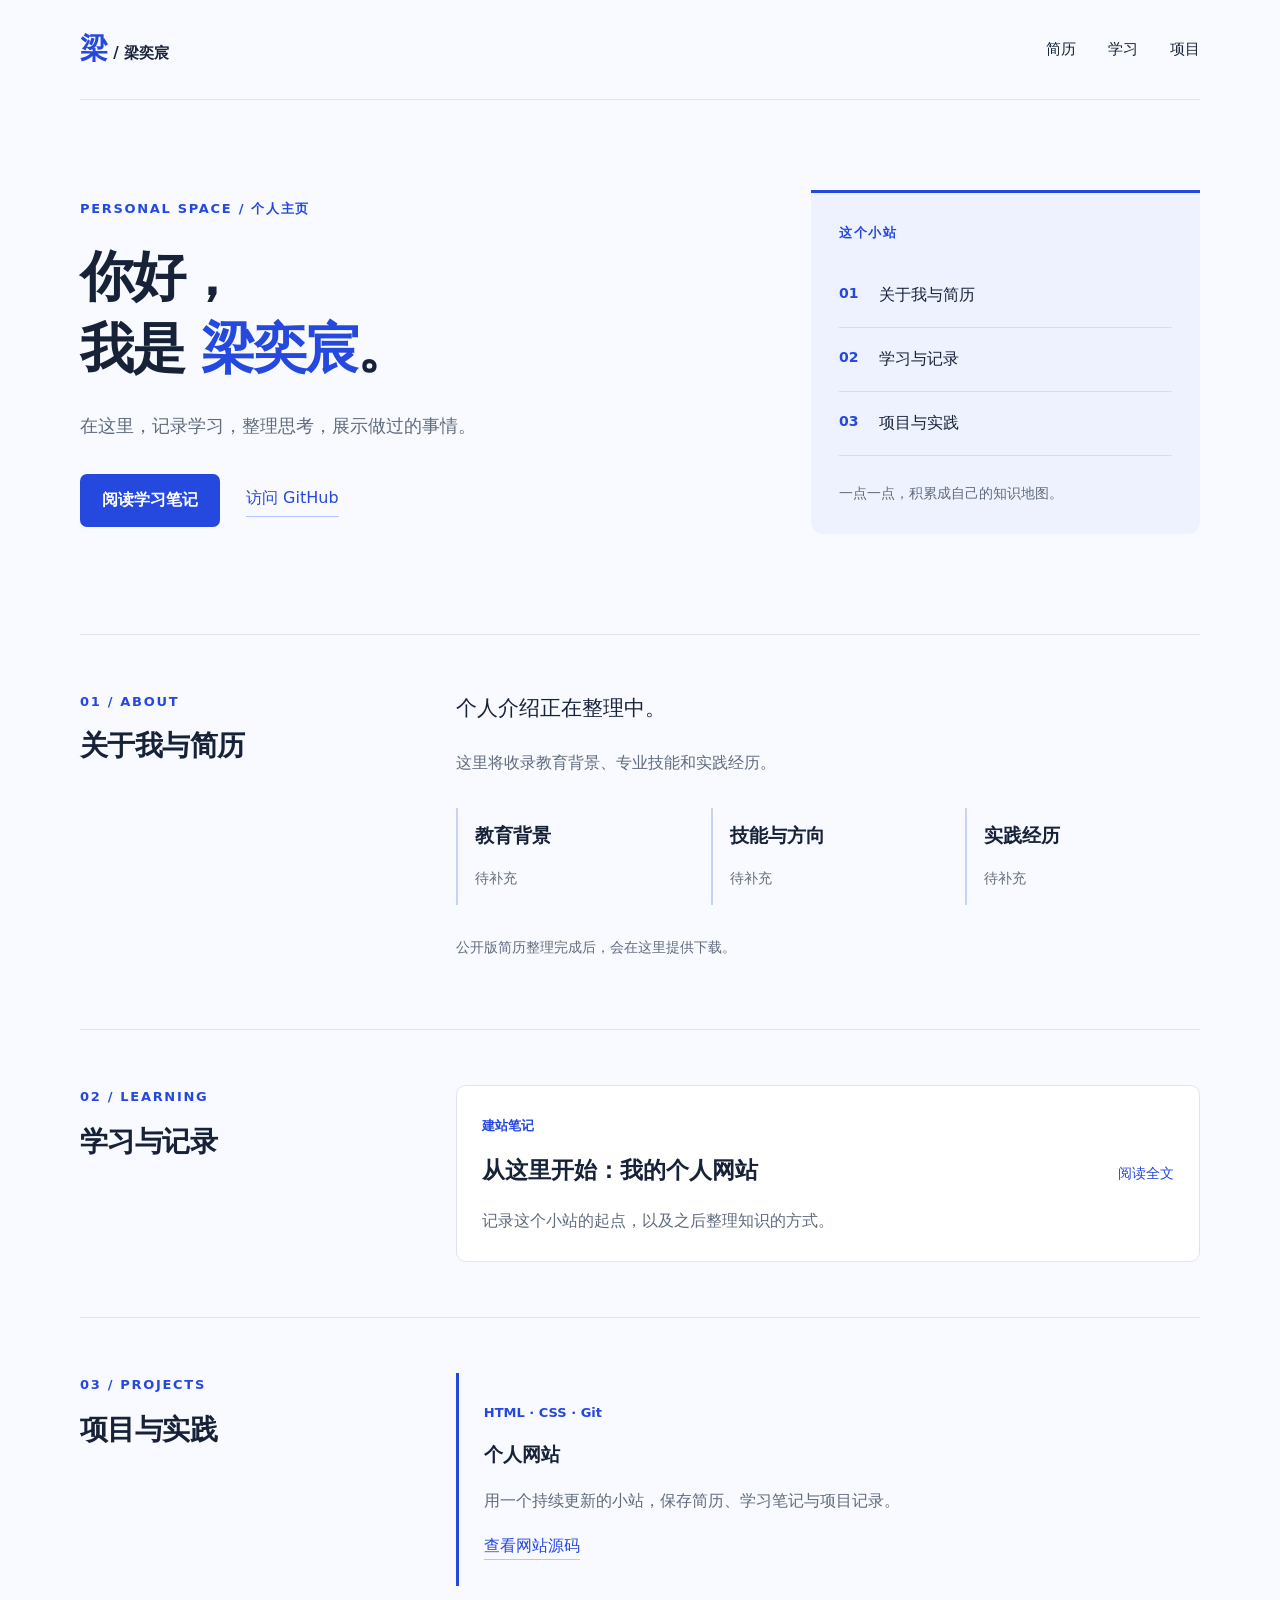
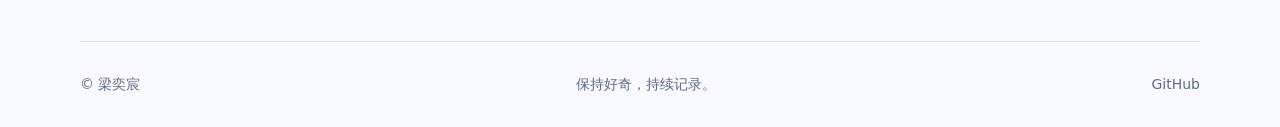
<file: index.html>
<!doctype html>
<html lang="zh-CN">
<head>
  <meta charset="utf-8">
  <meta name="viewport" content="width=device-width, initial-scale=1">
  <!-- 浏览器标签页的标题和搜索结果摘要：可以改名字及简介。 -->
  <title>梁奕宸 · 个人主页</title>
  <meta name="description" content="梁奕宸的个人主页：简历、学习笔记与项目记录。">
  <!-- 页面样式在 assets/style.css；颜色、字体和间距主要在那里修改。 -->
  <link rel="stylesheet" href="assets/style.css">
  <link rel="icon" href="data:image/svg+xml,%3Csvg xmlns='http://www.w3.org/2000/svg' viewBox='0 0 64 64'%3E%3Crect width='64' height='64' rx='16' fill='%232548de'/%3E%3Ctext x='18' y='46' font-size='42' font-family='sans-serif' fill='white'%3EL%3C/text%3E%3C/svg%3E">
</head>
<body>
<a class="skip" href="#main">跳到正文</a>
<!-- 顶部导航：href="#resume" 等与下方 section 的 id 对应，修改锚点时两处要一致。 -->
<header>
  <a class="brand" href="./">梁<span> / 梁奕宸</span></a>
  <nav aria-label="主导航"><a href="#resume">简历</a><a href="#notes">学习</a><a href="#projects">项目</a></nav>
</header>
<main id="main">
  <!-- 首页介绍：这里修改你的姓名、一句话介绍和按钮文字。GitHub 网址中的用户名要保持正确。 -->
  <section class="hero">
    <div>
      <p class="eyebrow">PERSONAL SPACE / 个人主页</p>
      <h1>你好，<br>我是 <span>梁奕宸</span>。</h1>
      <p class="intro">在这里，记录学习，整理思考，展示做过的事情。</p>
      <div class="actions"><a class="button" href="#notes">阅读学习笔记</a><a class="text-link" href="https://github.com/lllyyyccc357">访问 GitHub</a></div>
    </div>
    <aside class="index" aria-label="网站内容索引">
      <p class="eyebrow">这个小站</p>
      <a href="#resume"><b>01</b><span>关于我与简历</span></a>
      <a href="#notes"><b>02</b><span>学习与记录</span></a>
      <a href="#projects"><b>03</b><span>项目与实践</span></a>
      <p class="small">一点一点，积累成自己的知识地图。</p>
    </aside>
  </section>
  <!-- 简历：把“待补充”改成真实信息；公开 PDF 准备好后，可以在此处添加下载链接。 -->
  <section id="resume" class="section">
    <div class="section-heading"><p class="eyebrow">01 / ABOUT</p><h2>关于我与简历</h2></div>
    <div class="section-content">
      <p class="lead">个人介绍正在整理中。</p>
      <p>这里将收录教育背景、专业技能和实践经历。</p>
      <div class="resume-grid">
        <div><h3>教育背景</h3><p>待补充</p></div>
        <div><h3>技能与方向</h3><p>待补充</p></div>
        <div><h3>实践经历</h3><p>待补充</p></div>
      </div>
      <p class="small">公开版简历整理完成后，会在这里提供下载。</p>
    </div>
  </section>
  <!-- 学习笔记列表：新增笔记时复制一条 class="article" 的链接，并修改 href、标题和简介。 -->
  <section id="notes" class="section">
    <div class="section-heading"><p class="eyebrow">02 / LEARNING</p><h2>学习与记录</h2></div>
    <div class="section-content">
      <a class="article" href="notes/first-note.html">
        <div><span class="tag">建站笔记</span><h3>从这里开始：我的个人网站</h3><p>记录这个小站的起点，以及之后整理知识的方式。</p></div>
        <span class="article-label">阅读全文</span>
      </a>
    </div>
  </section>
  <!-- 项目：修改项目名称、说明和链接；有多个项目时可复制下面的 project 内容块。 -->
  <section id="projects" class="section">
    <div class="section-heading"><p class="eyebrow">03 / PROJECTS</p><h2>项目与实践</h2></div>
    <div class="section-content project">
      <span class="tag">HTML · CSS · Git</span>
      <h3>个人网站</h3>
      <p>用一个持续更新的小站，保存简历、学习笔记与项目记录。</p>
      <a class="text-link" href="https://github.com/lllyyyccc357/lllyyyccc357.github.io">查看网站源码</a>
    </div>
  </section>
</main>
<!-- 页脚：可修改署名和短句。 -->
<footer><span>© 梁奕宸</span><span>保持好奇，持续记录。</span><a href="https://github.com/lllyyyccc357">GitHub</a></footer>
</body>
</html>
</file>
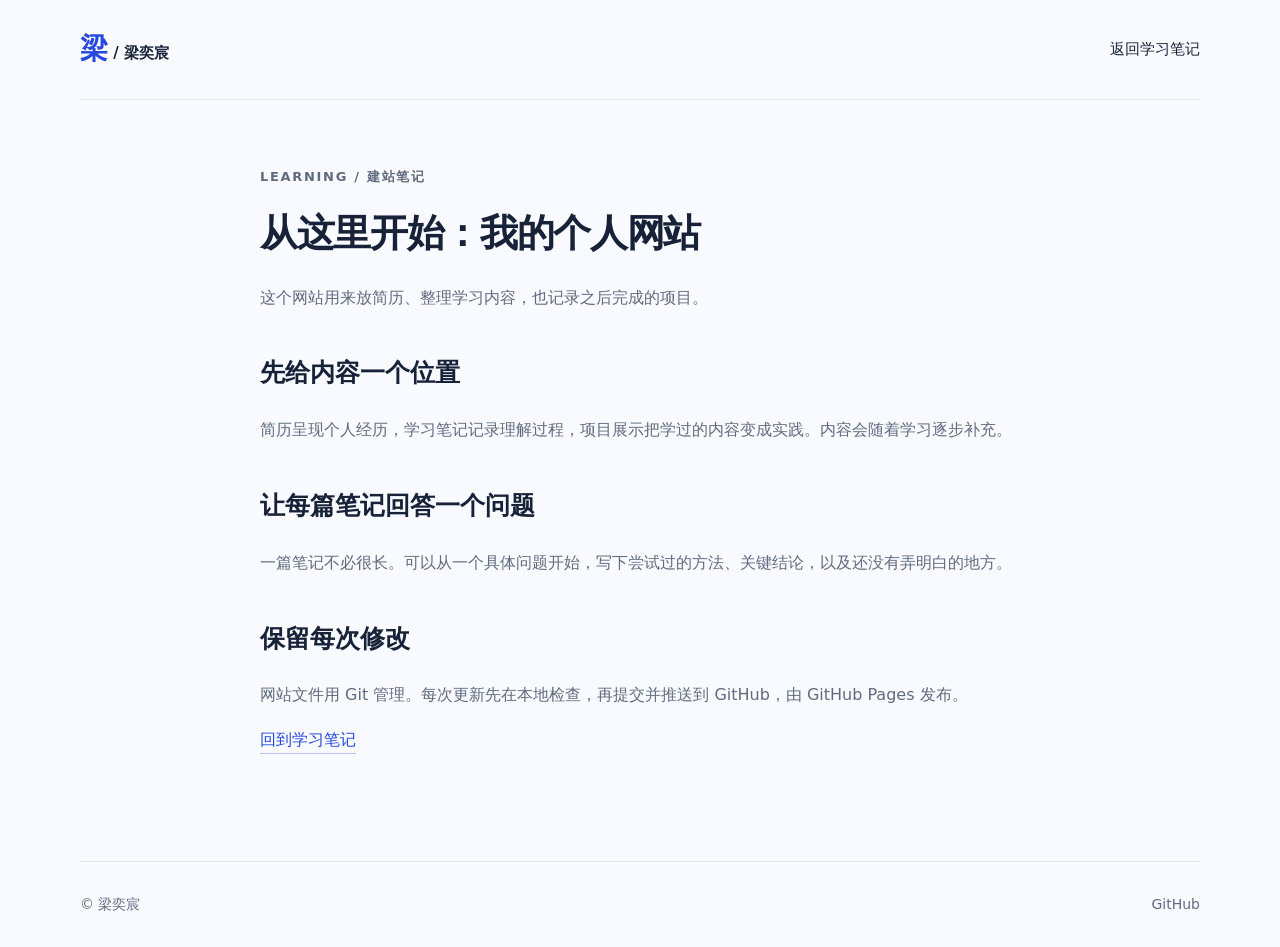
<file: notes/first-note.html>
<!doctype html>
<html lang="zh-CN">
<head>
  <meta charset="utf-8">
  <meta name="viewport" content="width=device-width, initial-scale=1">
  <!-- 修改文章标题时，也修改这里的浏览器标签页标题。 -->
  <title>从这里开始：我的个人网站 · 梁奕宸</title>
  <link rel="stylesheet" href="../assets/style.css">
  <link rel="icon" href="data:image/svg+xml,%3Csvg xmlns='http://www.w3.org/2000/svg' viewBox='0 0 64 64'%3E%3Crect width='64' height='64' rx='16' fill='%232548de'/%3E%3Ctext x='18' y='46' font-size='42' font-family='sans-serif' fill='white'%3EL%3C/text%3E%3C/svg%3E">
</head>
<body>
<a class="skip" href="#main">跳到正文</a>
<!-- 顶部导航：../ 表示回到网站首页。 -->
<header>
  <a class="brand" href="../">梁<span> / 梁奕宸</span></a>
  <nav aria-label="主导航"><a href="../#notes">返回学习笔记</a></nav>
</header>
<main id="main" class="note">
  <!-- 文章信息：分类、标题和开头简介可以在这里修改。 -->
  <p class="eyebrow">LEARNING / 建站笔记</p>
  <h1>从这里开始：我的个人网站</h1>
  <p>这个网站用来放简历、整理学习内容，也记录之后完成的项目。</p>
  <!-- 文章正文：一个 h2 是一个小标题，下面的 p 是段落。新增小节可复制 h2 和 p。 -->
  <h2>先给内容一个位置</h2>
  <p>简历呈现个人经历，学习笔记记录理解过程，项目展示把学过的内容变成实践。内容会随着学习逐步补充。</p>
  <h2>让每篇笔记回答一个问题</h2>
  <p>一篇笔记不必很长。可以从一个具体问题开始，写下尝试过的方法、关键结论，以及还没有弄明白的地方。</p>
  <h2>保留每次修改</h2>
  <p>网站文件用 Git 管理。每次更新先在本地检查，再提交并推送到 GitHub，由 GitHub Pages 发布。</p>
  <p><a class="text-link" href="../#notes">回到学习笔记</a></p>
</main>
<footer><span>© 梁奕宸</span><a href="https://github.com/lllyyyccc357">GitHub</a></footer>
</body>
</html>
</file>
<file: assets/style.css>
:root{color-scheme:light;--ink:#172239;--muted:#606b7e;--blue:#2548de;--line:#dfe5ee;--paper:#f8faff}*{box-sizing:border-box}html{scroll-behavior:smooth;scroll-padding-top:30px}body{margin:0;background:var(--paper);color:var(--ink);font:16px/1.8 system-ui,-apple-system,"Segoe UI","Microsoft YaHei",sans-serif}a{color:inherit;text-decoration:none}a:hover{color:var(--blue)}a:focus-visible{outline:3px solid var(--blue);outline-offset:5px}header,main,footer{max-width:1120px;margin:auto}header{min-height:100px;display:flex;align-items:center;justify-content:space-between;border-bottom:1px solid var(--line);gap:24px}.brand{font-size:28px;font-weight:800;color:var(--blue)}.brand span{font-size:15px;font-weight:600;color:var(--ink)}nav{display:flex;gap:32px}nav a{font-size:15px}.hero{padding:90px 0 100px;display:grid;grid-template-columns:1.7fr 1fr;gap:70px;align-items:center}.eyebrow{font-size:13px;font-weight:700;letter-spacing:.13em;color:var(--blue);margin:0 0 20px}h1{font-size:clamp(32px,4.2vw,56px);line-height:1.35;letter-spacing:-.035em;margin:0 0 24px;overflow-wrap:anywhere}h1 span{color:var(--blue)}.intro{color:var(--muted);font-size:18px}.actions{display:flex;align-items:center;gap:26px;margin-top:32px}.button{display:inline-block;background:var(--blue);color:white;padding:12px 22px;border-radius:7px;font-weight:600}.button:hover{background:#1631ab;color:white}.text-link{color:var(--blue);border-bottom:1px solid #b7c4ff;padding-bottom:4px}.index{border-top:3px solid var(--blue);padding:28px;background:#eef2ff;border-radius:0 0 12px 12px}.index a{display:flex;gap:20px;padding:17px 0;border-bottom:1px solid #d3dcfa}.index b{font-size:14px;color:var(--blue)}.small{font-size:14px;color:var(--muted)}.index .small{margin:25px 0 0}.section{border-top:1px solid var(--line);padding:55px 0;display:grid;grid-template-columns:1fr 2.25fr;gap:45px}.section h2{font-size:28px;margin:0;letter-spacing:-.02em}.section .eyebrow{margin-bottom:8px}.section-content p{color:var(--muted)}.lead{font-size:21px;margin-top:0;color:var(--ink)!important}h3{font-size:19px;margin:10px 0}.resume-grid{display:grid;grid-template-columns:repeat(3,1fr);gap:20px;margin:30px 0}.resume-grid>div{border-left:2px solid #c8d2f7;padding-left:17px}.resume-grid p{font-size:14px}.article{display:flex;justify-content:space-between;align-items:center;gap:24px;padding:25px;background:white;border:1px solid var(--line);border-radius:10px}.article:hover{border-color:var(--blue)}.article h3{font-size:23px}.article p{margin-bottom:0}.tag{font-size:13px;color:var(--blue);font-weight:600}.article-label{white-space:nowrap;font-size:14px;color:var(--blue)}.project{padding:25px;border-left:3px solid var(--blue)}footer{border-top:1px solid var(--line);padding:30px 0;display:flex;justify-content:space-between;gap:20px;color:var(--muted);font-size:14px}.skip{position:absolute;left:16px;top:-100px;background:white;padding:10px;z-index:2}.skip:focus{top:10px}.note{max-width:760px;padding:65px 0 90px}.note h1{font-size:38px}.note h2{font-size:25px;margin-top:38px}.note p,.note li{color:var(--muted)}@media(max-width:1180px){header,main,footer{margin-left:28px;margin-right:28px}}@media(max-width:700px){header{min-height:90px;flex-wrap:wrap;gap:8px;padding:16px 0}nav{gap:22px}.hero{grid-template-columns:1fr;gap:40px;padding:45px 0 55px}.section{grid-template-columns:1fr;gap:24px;padding:36px 0}.resume-grid{grid-template-columns:1fr;gap:12px}.article{align-items:flex-start;flex-direction:column}.article h3{font-size:21px}footer{flex-wrap:wrap}.note h1{font-size:30px}}@media(prefers-reduced-motion:reduce){html{scroll-behavior:auto}}
</file>
